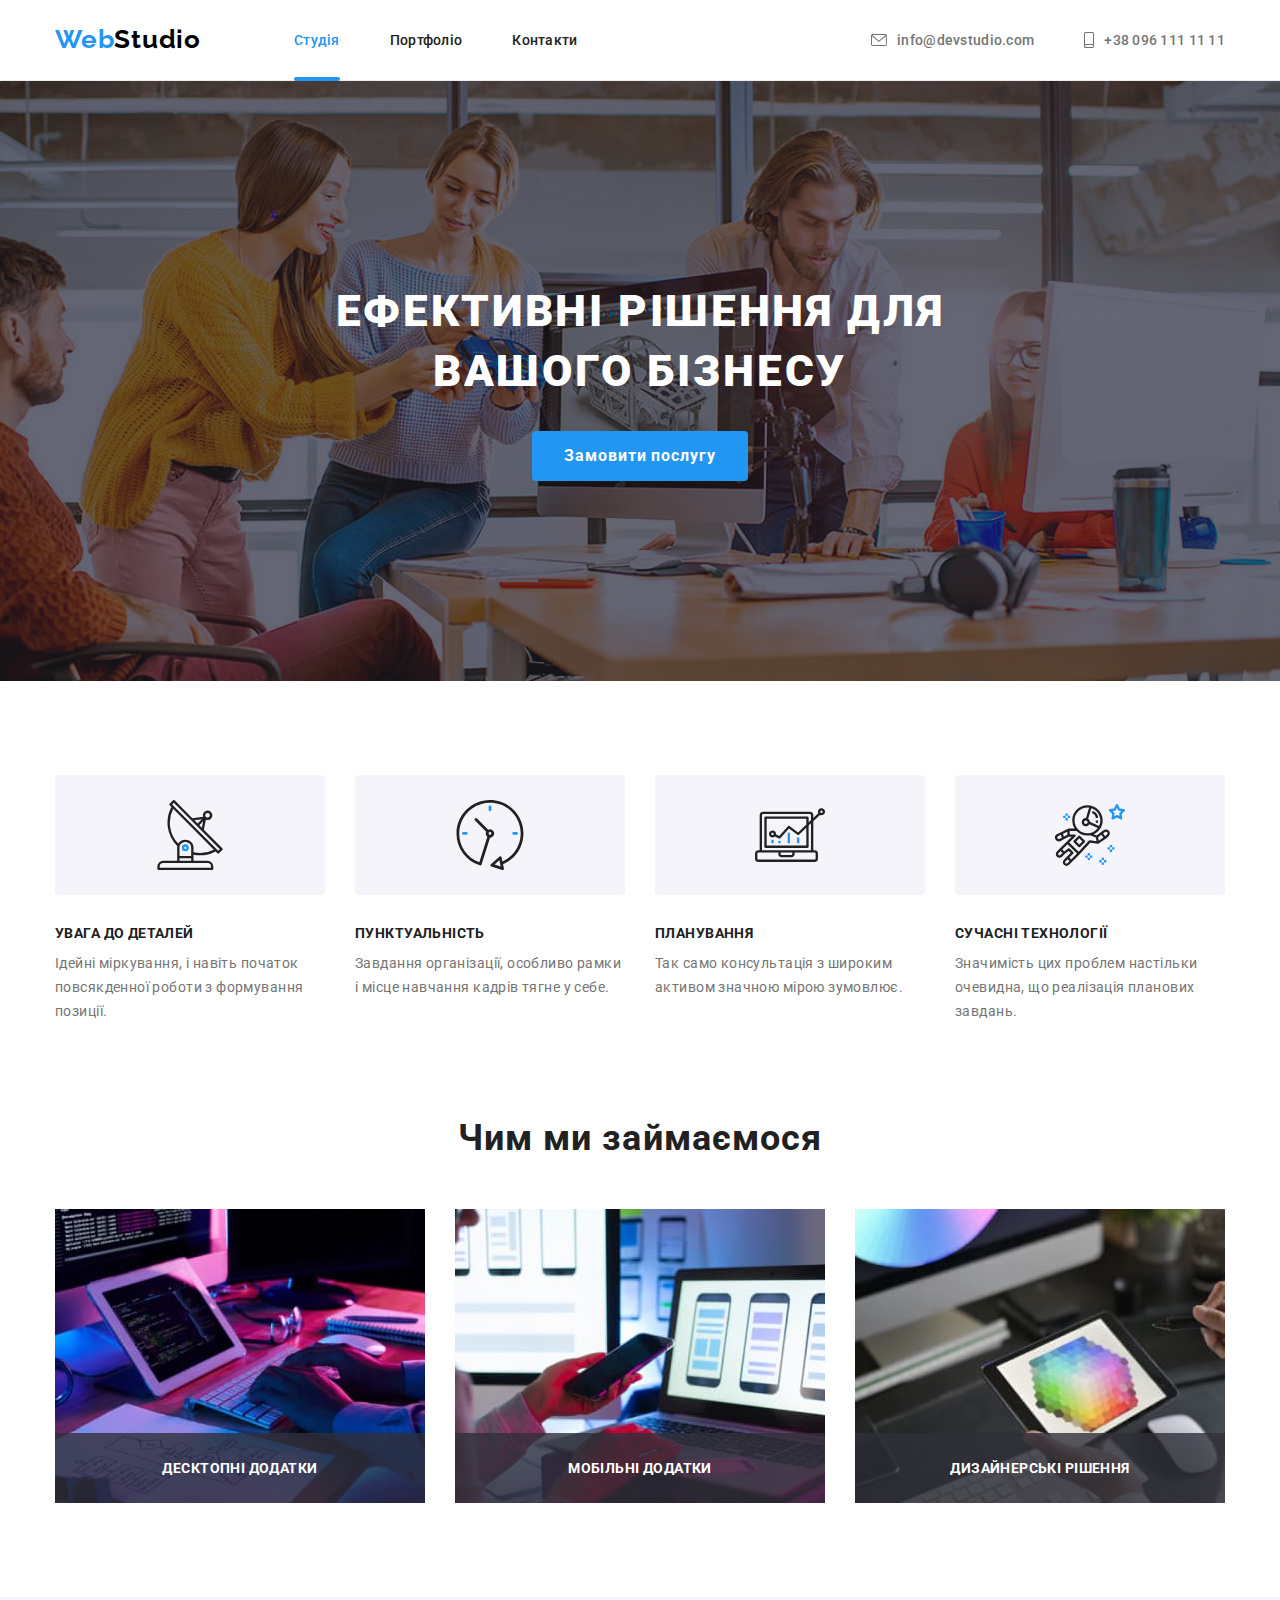
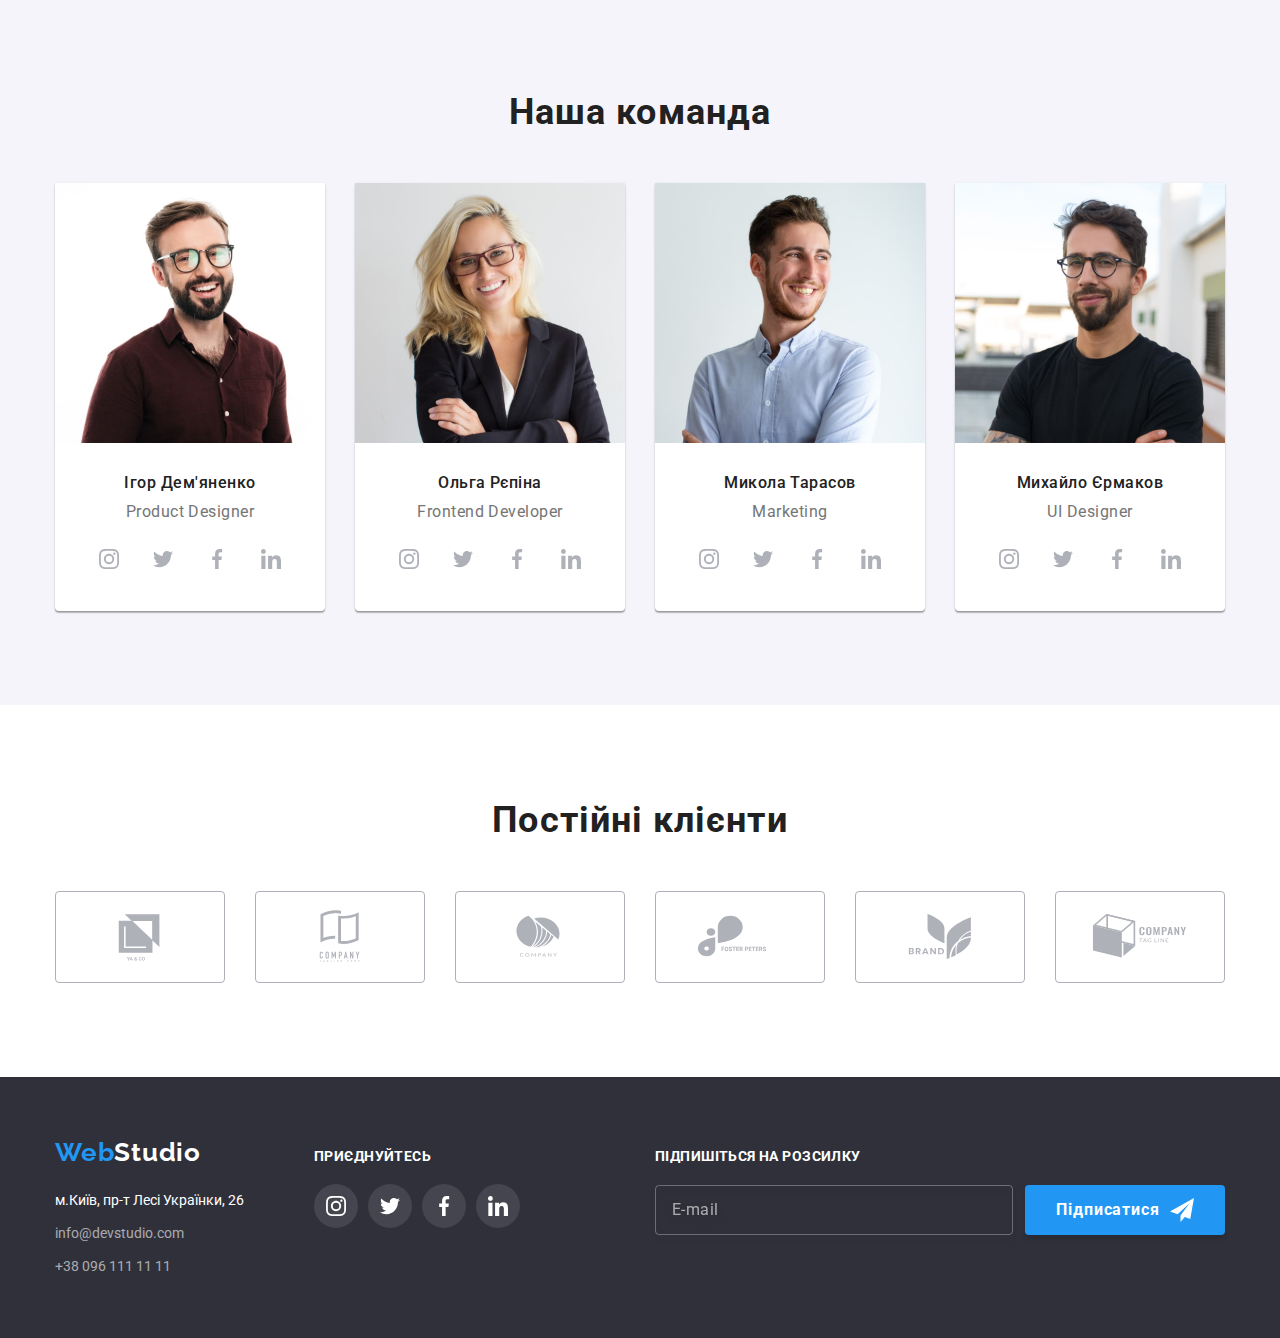
<file: index.html>
<!DOCTYPE html>
<html lang="uk">
  <head>
    <meta charset="UTF-8" />
    <meta http-equiv="X-UA-Compatible" content="IE=edge" />
    <meta name="viewport" content="width=device-width, initial-scale=1.0" />
    <title>WebStudio</title>
    <link rel="preconnect" href="https://fonts.googleapis.com" />
    <link rel="preconnect" href="https://fonts.gstatic.com" crossorigin />
    <link
      href="https://fonts.googleapis.com/css2?family=Open+Sans:wght@400;500;600;700&family=Raleway:wght@700&family=Roboto:wght@400;500;700;900&display=swap"
      rel="stylesheet"
    />
    <link
      rel="stylesheet"
      href="https://cdnjs.cloudflare.com/ajax/libs/modern-normalize/1.1.0/modern-normalize.css"
    />
    <link rel="stylesheet" href="./css/main.min.css"/>
  </head>
  <body class="page-body">
    <!-- HEADER -->
    <header class="page-header">
      <nav class="container main-nav">
        <a href="./index.html" class="logo-link link"
          ><span class="logo-web">Web</span
          ><span class="studio-black">Studio</span></a
        >
        <ul class="site-nav list">
          <li class="item">
            <a class="header-link link current ancor" href="#">Студія</a>
          </li>
          <li class="item">
            <a class="header-link link" href="./portfolio.html">Портфоліо</a>
          </li>
          <li class="item">
            <a class="header-link link" href="#">Контакти</a>
          </li>
        </ul>
        <ul class="contacts-nav list">
          <li class="item">
            <a class="header-link link" href="mailto:info@devstudio.com">
              <svg class="mail-icon icon" width="16" height="12">
                <use href="./images/icons.svg#icon-mail"></use>
              </svg>
              <span>info@devstudio.com</span>
            </a>
          </li>
          <li class="item">
            <a class="header-link link" href="tel:+380961111111">
              <svg class="phone-icon icon" width="10" height="16">
                <use href="./images/icons.svg#icon-phone"></use>
              </svg>
              <span>+38 096 111 11 11</span>
            </a>
          </li>
        </ul>
      </nav>
    </header>
    <main>
      <!-- HERO -->
      <section class="hero">
        <div class="container">
          <h1 class="hero-title">Ефективні рішення для вашого бізнесу</h1>
          <button class="hero-button" type="button" data-modal-open>
            Замовити послугу
          </button>
        </div>
      </section>
      <!-- OUR BENEFITS-->
      <section class="section-benefits">
        <div class="container">
          <h2 class="visually-hidden">Переваги</h2>
          <ul class="benefits-list list">
            <li class="item">
              <div class="benefits-icons">
                <svg class="benefits-icon" width="70" height="70">
                  <use href="./images/icons.svg#icon-antenna"></use>
                </svg>
              </div>
              <h3 class="title">Увага до деталей</h3>
              <p class="text">
                Ідейні міркування, і навіть початок повсякденної роботи з
                формування позиції.
              </p>
            </li>
            <li class="item">
              <div class="benefits-icons">
                <svg class="benefits-icon" width="70" height="70">
                  <use href="./images/icons.svg#icon-clock"></use>
                </svg>
              </div>
              <h3 class="title">Пунктуальність</h3>
              <p class="text">
                Завдання організації, особливо рамки і місце навчання кадрів
                тягне у себе.
              </p>
            </li>
            <li class="item">
              <div class="benefits-icons">
                <svg class="benefits-icon" width="70" height="70">
                  <use href="./images/icons.svg#icon-diagram"></use>
                </svg>
              </div>
              <h3 class="title">Планування</h3>
              <p class="text">
                Так само консультація з широким активом значною мірою зумовлює.
              </p>
            </li>
            <li class="item">
              <div class="benefits-icons">
                <svg class="benefits-icon" width="70" height="70">
                  <use href="./images/icons.svg#icon-astronaut"></use>
                </svg>
              </div>
              <h3 class="title">Сучасні технології</h3>
              <p class="text">
                Значимість цих проблем настільки очевидна, що реалізація
                планових завдань.
              </p>
            </li>
          </ul>
        </div>
      </section>
      <!-- WHAT DO WE DO? -->
      <section class="section-services">
        <div class="container">
          <h2 class="second-title title">Чим ми займаємося</h2>
          <ul class="services-list list">
            <li class="item">
              <img
                class="service-img img"
                src="./images/service1.jpg"
                alt="service"
                width="370"
                height="294"
              />
              <p class="service-text">Десктопні додатки</p>
            </li>
            <li class="item">
              <img
                class="service-img img"
                src="./images/service2.jpg"
                alt="service"
                width="370"
                height="294"
              />
              <p class="service-text">Мобільні додатки</p>
            </li>
            <li class="item">
              <img
                class="service-img img"
                src="./images/service3.jpg"
                alt="service"
                width="370"
                height="294"
              />
              <p class="service-text">Дизайнерські рішення</p>
            </li>
          </ul>
        </div>
      </section>
      <!-- OUR TEAM -->
      <section class="section-team">
        <div class="container">
          <h2 class="second-title title">Наша команда</h2>
          <ul class="team-list list">
            <li class="item">
              <img
                class="team-img img"
                src="./images/employee1.jpg"
                alt="employee Igor"
                width="270"
                height="260"
              />
              <div class="team-content">
                <h3 class="team-name title">Ігор Дем'яненко</h3>
                <p class="team-position text">Product Designer</p>
                <ul class="social-icons list">
                  <li class="social-item">
                    <a href="" class="social-link link">
                      <svg class="social-icon" width="20" height="20">
                        <use href="./images/icons.svg#icon-instagram"></use>
                      </svg>
                    </a>
                  </li>
                  <li class="social-item">
                    <a href="" class="social-link link">
                      <svg class="social-icon" width="20" height="20">
                        <use href="./images/icons.svg#icon-twitter"></use>
                      </svg>
                    </a>
                  </li>
                  <li class="social-item">
                    <a href="" class="social-link link">
                      <svg class="social-icon" width="20" height="20">
                        <use href="./images/icons.svg#icon-facebook"></use>
                      </svg>
                    </a>
                  </li>
                  <li class="social-item">
                    <a href="" class="social-link link">
                      <svg class="social-icon" width="20" height="20">
                        <use href="./images/icons.svg#icon-linkedin"></use>
                      </svg>
                    </a>
                  </li>
                </ul>
              </div>
            </li>
            <li class="item">
              <img
                class="team-img img"
                src="./images/employee2.jpg"
                alt="employee Olga"
                width="270"
                height="260"
              />
              <div class="team-content">
                <h3 class="team-name title">Ольга Рєпіна</h3>
                <p class="team-position text">Frontend Developer</p>
                <ul class="social-icons list">
                  <li class="social-item">
                    <a href="" class="social-link link">
                      <svg class="social-icon" width="20" height="20">
                        <use href="./images/icons.svg#icon-instagram"></use>
                      </svg>
                    </a>
                  </li>
                  <li class="social-item">
                    <a href="" class="social-link link">
                      <svg class="social-icon" width="20" height="20">
                        <use href="./images/icons.svg#icon-twitter"></use>
                      </svg>
                    </a>
                  </li>
                  <li class="social-item">
                    <a href="" class="social-link link">
                      <svg class="social-icon" width="20" height="20">
                        <use href="./images/icons.svg#icon-facebook"></use>
                      </svg>
                    </a>
                  </li>
                  <li class="social-item">
                    <a href="" class="social-link link">
                      <svg class="social-icon" width="20" height="20">
                        <use href="./images/icons.svg#icon-linkedin"></use>
                      </svg>
                    </a>
                  </li>
                </ul>
              </div>
            </li>
            <li class="item">
              <img
                class="team-img img"
                src="./images/employee3.jpg"
                alt="employee Mykola"
                width="270"
                height="260"
              />
              <div class="team-content">
                <h3 class="team-name title">Микола Тарасов</h3>
                <p class="team-position text">Marketing</p>
                <ul class="social-icons list">
                  <li class="social-item">
                    <a href="" class="social-link link">
                      <svg class="social-icon" width="20" height="20">
                        <use href="./images/icons.svg#icon-instagram"></use>
                      </svg>
                    </a>
                  </li>
                  <li class="social-item">
                    <a href="" class="social-link link">
                      <svg class="social-icon" width="20" height="20">
                        <use href="./images/icons.svg#icon-twitter"></use>
                      </svg>
                    </a>
                  </li>
                  <li class="social-item">
                    <a href="" class="social-link link">
                      <svg class="social-icon" width="20" height="20">
                        <use href="./images/icons.svg#icon-facebook"></use>
                      </svg>
                    </a>
                  </li>
                  <li class="social-item">
                    <a href="" class="social-link link">
                      <svg class="social-icon" width="20" height="20">
                        <use href="./images/icons.svg#icon-linkedin"></use>
                      </svg>
                    </a>
                  </li>
                </ul>
              </div>
            </li>
            <li class="item">
              <img
                class="team-img img"
                src="./images/employee4.jpg"
                alt="employee Mykhailo"
                width="270"
                height="260"
              />
              <div class="team-content">
                <h3 class="team-name title">Михайло Єрмаков</h3>
                <p class="team-position text">UI Designer</p>
                <ul class="social-icons list">
                  <li class="social-item">
                    <a href="" class="social-link link">
                      <svg class="social-icon" width="20" height="20">
                        <use href="./images/icons.svg#icon-instagram"></use>
                      </svg>
                    </a>
                  </li>
                  <li class="social-item">
                    <a href="" class="social-link link">
                      <svg class="social-icon" width="20" height="20">
                        <use href="./images/icons.svg#icon-twitter"></use>
                      </svg>
                    </a>
                  </li>
                  <li class="social-item">
                    <a href="" class="social-link link">
                      <svg class="social-icon" width="20" height="20">
                        <use href="./images/icons.svg#icon-facebook"></use>
                      </svg>
                    </a>
                  </li>
                  <li class="social-item">
                    <a href="" class="social-link link">
                      <svg class="social-icon" width="20" height="20">
                        <use href="./images/icons.svg#icon-linkedin"></use>
                      </svg>
                    </a>
                  </li>
                </ul>
              </div>
            </li>
          </ul>
        </div>
      </section>
      <!-- Клієнти -->
      <section class="section-clients section">
        <div class="container">
          <h2 class="second-title title">Постійні клієнти</h2>
          <ul class="clients-list list">
            <li class="item">
              <a href="" class="clients-link link">
                <svg class="clients-icon" width="106" height="60">
                  <use href="./images/icons.svg#icon-logo1"></use>
                </svg>
              </a>
            </li>
            <li class="item">
              <a href="" class="clients-link link">
                <svg class="clients-icon" width="106" height="60">
                  <use href="./images/icons.svg#icon-logo2"></use>
                </svg>
              </a>
            </li>
            <li class="item">
              <a href="" class="clients-link link">
                <svg class="clients-icon" width="106" height="60">
                  <use href="./images/icons.svg#icon-logo3"></use>
                </svg>
              </a>
            </li>
            <li class="item">
              <a href="" class="clients-link link">
                <svg class="clients-icon" width="106" height="60">
                  <use href="./images/icons.svg#icon-logo4"></use>
                </svg>
              </a>
            </li>
            <li class="item">
              <a href="" class="clients-link link">
                <svg class="clients-icon" width="106" height="60">
                  <use href="./images/icons.svg#icon-logo5"></use>
                </svg>
              </a>
            </li>
            <li class="item">
              <a href="" class="clients-link link">
                <svg class="clients-icon" width="106" height="60">
                  <use href="./images/icons.svg#icon-logo6"></use>
                </svg>
              </a>
            </li>
          </ul>
        </div>
      </section>
    </main>
    <!-- FOOTER -->
    <footer class="page-footer">
      <div class="container">
        <div class="footer-contacts">
          <a class="logo-link link" href="/"
            ><span class="logo-web">Web</span
            ><span class="studio-white">Studio</span></a
          >
          <address class="footer-address">
            <ul class="footer-list list">
              <li class="item">
                <a
                  class="footer-map link"
                  href="https://goo.gl/maps/G85cK65bw4opuVoQ9"
                  target="“_blank”"
                  rel="“noreferrer"
                  noopener
                  nofollow”
                  >м.Київ, пр-т Лесі Українки, 26</a
                >
              </li>
              <li class="item">
                <a class="footer-mail link" href="mailto:info@devstudio.com"
                  >info@devstudio.com</a
                >
              </li>
              <li class="item">
                <a class="footer-tel link" href="tel:+380961111111"
                  >+38 096 111 11 11</a
                >
              </li>
            </ul>
          </address>
        </div>
        <div class="footer-social">
          <p class="footer-title">Приєднуйтесь</p>
          <ul class="footer-icons list">
            <li class="item">
              <a href="" class="social-link">
                <svg class="social-icon" width="20" height="20">
                  <use href="./images/icons.svg#icon-instagram"></use>
                </svg>
              </a>
            </li>
            <li class="item">
              <a href="" class="social-link">
                <svg class="social-icon" width="20" height="20">
                  <use href="./images/icons.svg#icon-twitter"></use>
                </svg>
              </a>
            </li>
            <li class="item">
              <a href="" class="social-link">
                <svg class="social-icon" width="20" height="20">
                  <use href="./images/icons.svg#icon-facebook"></use>
                </svg>
              </a>
            </li>
            <li class="item">
              <a href="" class="social-link">
                <svg class="social-icon" width="20" height="20">
                  <use href="./images/icons.svg#icon-linkedin"></use>
                </svg>
              </a>
            </li>
          </ul>
        </div>
        <div class="footer-form-wrapper">
          <p class="footer-label">Підпишіться на розсилку</p>
          <form name="footer-form" class="footer-form">
            <input
              name="mail-foot"
              id="mail-foot"
              type="email"
              class="footer-mail-input"
              placeholder="E-mail"
            />
          <button class="footer-button">
            <span class="footer-span">Підписатися</span>
            <svg class="icon-send" width="24" height="24">
              <use href="./images/icons.svg#icon-send"></use>
            </svg>
          </button>
        </form>
      </div>
    </footer>
    <div class="modal-backdrop is-hidden" data-modal>
      <div class="modal">
        <button class="close-sign" data-modal-close>
          <svg class="closed-icon" width="18" height="18">
            <use href="./images/icons.svg#icon-close-black"></use>
          </svg>
        </button>
        <form class="modal-form">
        <p class="modal-text">Залиште свої дані, ми вам передзвонимо</p>
        <label for="user-name" class="modal-label"> Ім'я </label>
        <div class="input-wrapper">
          <input
            name="user-name"
            id="user-name"
            type="text"
            required
            class="modal-input"
          />
          <svg class="input-icon" width="18" height="18">
            <use href="./images/icons.svg#icon-person"></use>
          </svg>
        </div>
        <label for="user-tel" class="modal-label">Телефон</label>
        <div class="input-wrapper">
          <input
            name="user-tel"
            id="user-tel"
            type="tel"
            required
            class="modal-input"
          />
          <svg class="input-icon" width="18" height="18">
            <use href="./images/icons.svg#icon-tel"></use>
          </svg>
        </div>
        <label for="user-mail" class="modal-label">Пошта</label>
        <div class="input-wrapper">
          <input
            name="user-mail"
            id="user-mail"
            type="email"
            class="modal-input"
          />
          <svg class="input-icon" width="18" height="18">
            <use href="./images/icons.svg#icon-email"></use>
          </svg>
        </div>
        <label for="modal-textarea" class="modal-label">Коментар</label>
        <textarea
          name="modal-textarea"
          id="modal-textarea"
          placeholder="Введіть текст"
          class="modal-textarea"
        ></textarea>
        <div class="checkbox-line">
          <input
            type="checkbox"
            value="agre"
            id="checkbox-agree"
            name="checkbox-agree"
            class="checkbox-input visually-hidden"
          />
          <label for="checkbox-agree" class="checkbox-label">
            <span class="checkbox-text"
              >Погоджуюся з розсилкою та приймаю
              <a href="" class="checkbox-link">Умови договору</a>
            </span>
          </label>
        </div>
        <button type="submit" class="modal-button">Відправити</button>
      </form>
      </div>
    </div>
    <script src="./js/modal.js"></script>
  </body>
</html>
</file>
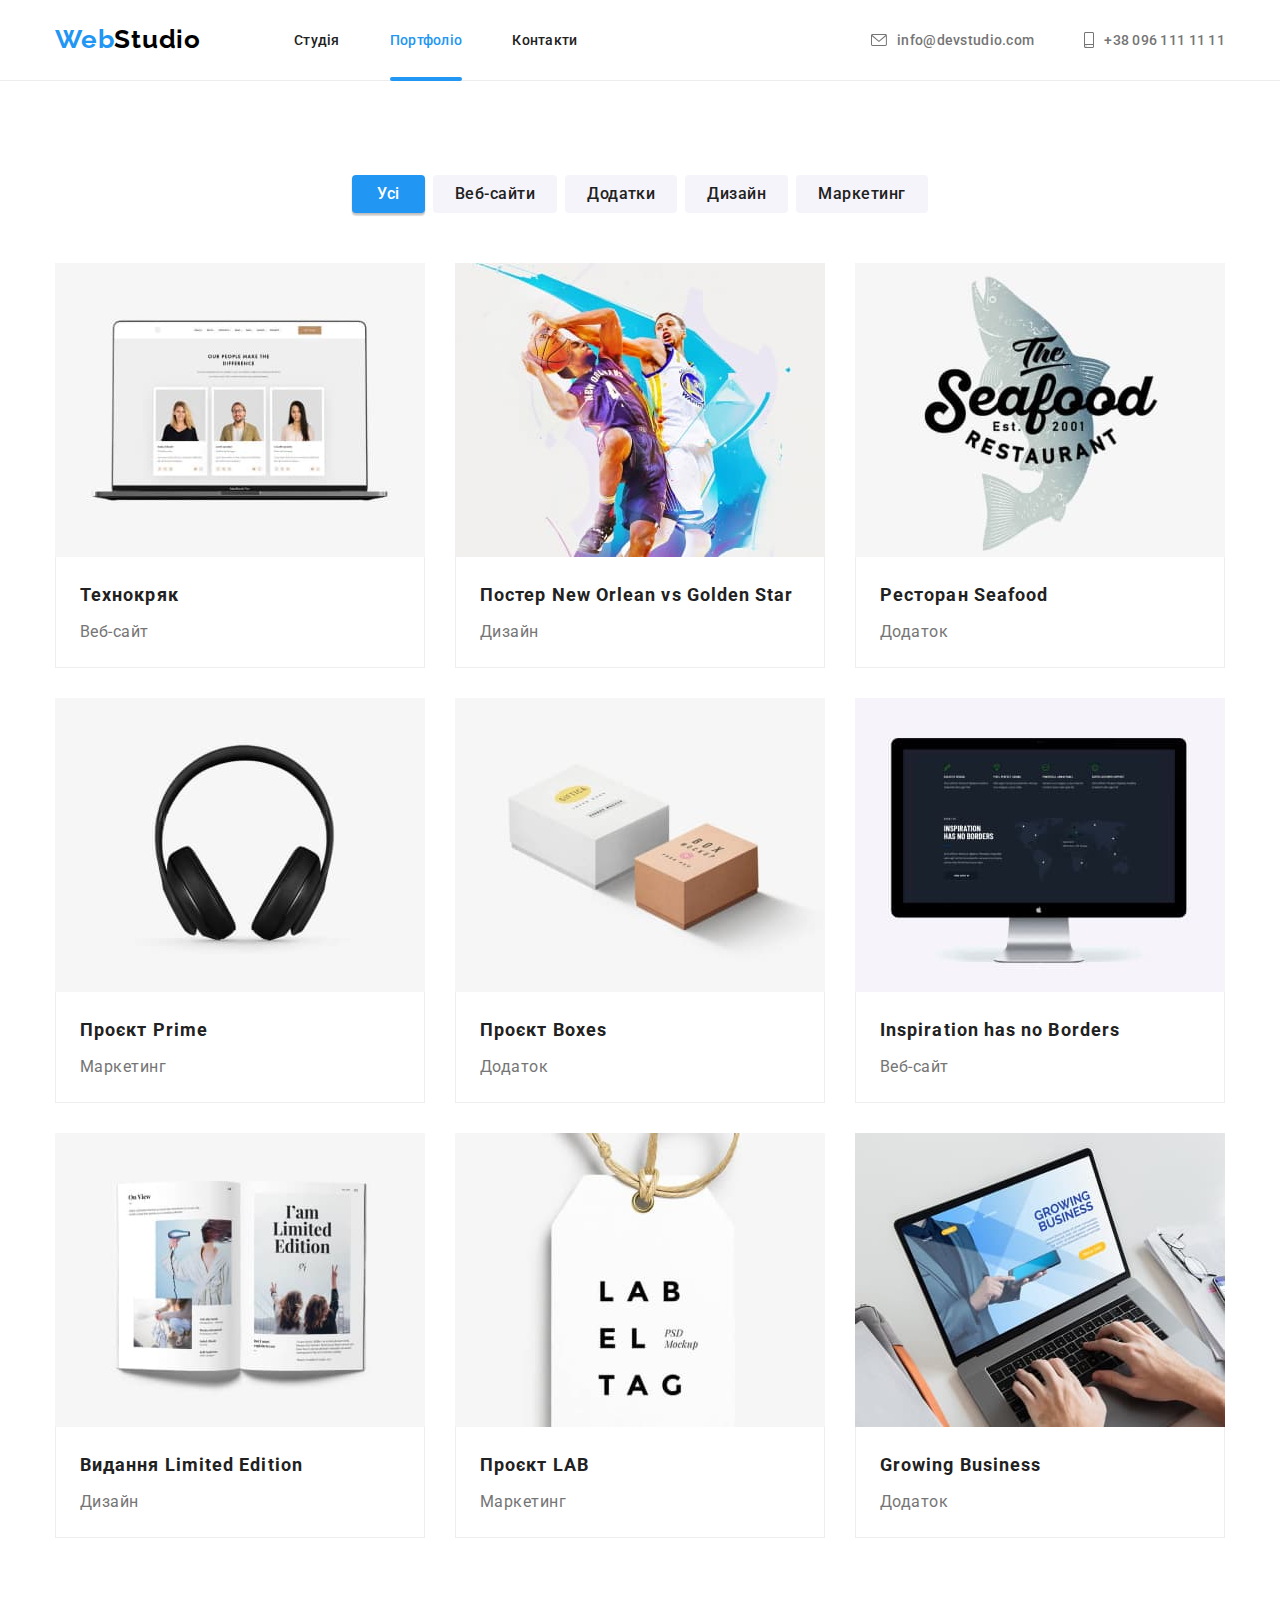
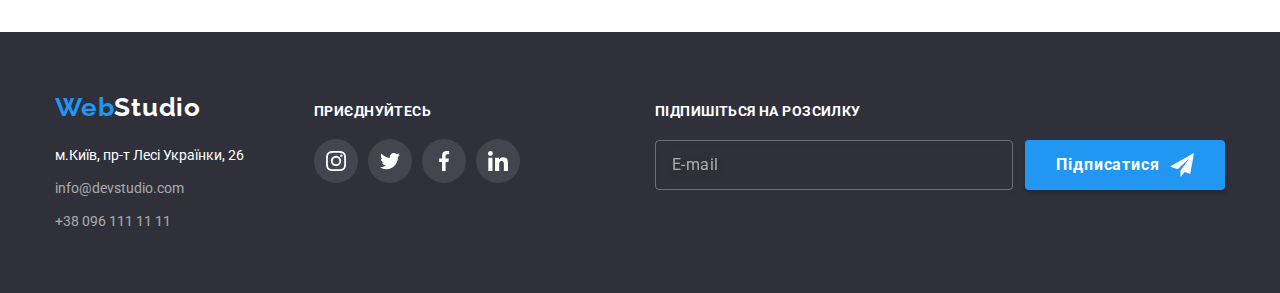
<file: portfolio.html>
<!DOCTYPE html>
<html lang="uk">
<head>
    <meta charset="UTF-8">
    <meta http-equiv="X-UA-Compatible" content="IE=edge">
    <meta name="viewport" content="width=device-width, initial-scale=1.0">
    <title>Портфоліо</title>
    <link rel="preconnect" href="https://fonts.googleapis.com">
    <link rel="preconnect" href="https://fonts.gstatic.com" crossorigin>
    <link href="https://fonts.googleapis.com/css2?family=Open+Sans:wght@400;500;600;700&family=Raleway:wght@700&family=Roboto:wght@400;500;700;900&display=swap" rel="stylesheet">
    <link rel="stylesheet" href="https://cdnjs.cloudflare.com/ajax/libs/modern-normalize/1.1.0/modern-normalize.css">
    <link rel="stylesheet" href="./css/main.min.css">
</head> 
<body class="page-body">
    <!-- HEADER -->
    <header class="page-header">
        <nav class="container main-nav">
            <a class="logo-link link" href="/"><span class="logo-web">Web</span><span class="studio-black">Studio</span></a>
            <ul class="site-nav list">
                <li class="item"><a class="header-link link" href="./index.html">Студія</a></li>
                <li class="item"><a class="header-link link current ancor" href="#">Портфоліо</a></li>
                <li class="item"><a class="header-link link" href="#">Контакти</a></li>
            </ul>
            <ul class="contacts-nav list">
                <li class="item">
                    <a class="header-link link" href="mailto:info@devstudio.com">
                        <svg class="mail-icon icon" width="16" height="12">
                            <use href="./images/icons.svg#icon-mail"></use>
                        </svg>
                        <span>info@devstudio.com</span>
                    </a>
                </li>
                <li class="item">
                    <a class="header-link link" href="tel:+380961111111">
                        <svg class="phone-icon icon" width="10" height="16">
                             <use href="./images/icons.svg#icon-phone"></use>
                        </svg>
                        <span>+38 096 111 11 11</span> 
                    </a>
                </li>
            </ul>
        </nav>
    </header>
    <main>
    <!-- PORTFOLIO HERO-->
    <section class="section-portfolio">
        <div class="container">
            <h1 class="visually-hidden">Cписок Портфоліо</h1>
            <ul class="flex-button list">
                <li class="item"><button class="button primary" type="button">Усі</button></li>
                <li class="item"><button class="button secondary" type="button">Веб-сайти</button></li>
                <li class="item"><button class="button secondary" type="button">Додатки</button></li>
                <li class="item"><button class="button secondary" type="button">Дизайн</button></li>
                <li class="item"><button class="button secondary" type="button">Маркетинг</button></li>
            </ul>
        </div>
        <div class="flex-container container">
            <ul class="flex-projects list">
                <li class="item">
                    <a class="flex-link link" href="/">
                        <div class="portfolio-overlay">
                            <img class="img" src="./portfolio-images/project1.jpg" alt="project1" width="370" height="294" />
                            <p class="overlay-text">
                                Ресурс пропонує комплексні пропозиції з різним рівнем
                                функціоналу та сервісів. Все це дозволить відвідувачу
                                отримати вичерпні відомості про компанію чи приватну особу.
                            </p>
                        </div>
                        <div class="flex-text">
                            <h2 class="title">Технокряк</h2>
                            <p class="text">Веб-сайт</p>
                        </div>
                    </a>
                </li>
                <li class="item">
                    <a class="flex-link link" href="/">
                        <div class="portfolio-overlay">
                            <img class="img" src="./portfolio-images/project2.jpg" alt="project2" width="370" height="294" />
                            <p class="overlay-text">
                                Ресурс пропонує комплексні пропозиції з різним рівнем
                                функціоналу та сервісів. Все це дозволить відвідувачу
                                отримати вичерпні відомості про компанію чи приватну особу.
                            </p>
                        </div>
                        <div class="flex-text">
                            <h2 class="title">Постер New Orlean vs Golden Star</h2>
                            <p class="text">Дизайн</p>
                        </div>
                    </a>
                </li>
                <li class="item">
                    <a class="flex-link link" href="/">
                        <div class="portfolio-overlay">
                            <img class="img" src="./portfolio-images/project3.jpg" alt="project3" width="370" height="294" />
                            <p class="overlay-text">
                                Ресурс пропонує комплексні пропозиції з різним рівнем
                                функціоналу та сервісів. Все це дозволить відвідувачу
                                отримати вичерпні відомості про компанію чи приватну особу.
                            </p>
                        </div>
                        <div class="flex-text">
                            <h2 class="title">Ресторан Seafood</h2>
                            <p class="text">Додаток</p>
                        </div>
                    </a>
                </li>
                <li class="item">
                    <a class="flex-link link" href="/">
                        <div class="portfolio-overlay">
                            <img class="img" src="./portfolio-images/project4.jpg" alt="project4" width="370" height="294" />
                            <p class="overlay-text">
                                Ресурс пропонує комплексні пропозиції з різним рівнем
                                функціоналу та сервісів. Все це дозволить відвідувачу
                                отримати вичерпні відомості про компанію чи приватну особу.
                            </p>
                        </div>
                        <div class="flex-text">
                            <h2 class="title">Проєкт Prime</h2>
                            <p class="text">Маркетинг</p>
                        </div>
                    </a> 
                </li>
                <li class="item">
                    <a class="flex-link link" href="/">
                        <div class="portfolio-overlay">
                            <img class="img" src="./portfolio-images/project5.jpg" alt="project5" width="370" height="294" />
                            <p class="overlay-text">
                                Ресурс пропонує комплексні пропозиції з різним рівнем
                                функціоналу та сервісів. Все це дозволить відвідувачу
                                отримати вичерпні відомості про компанію чи приватну особу.
                            </p>
                        </div>
                        <div class="flex-text">
                            <h2 class="title">Проєкт Boxes</h2>
                            <p class="text">Додаток</p>
                        </div>
                    </a>
                </li>
                <li class="item">
                    <a class="flex-link link" href="/">
                        <div class="portfolio-overlay">
                            <img class="img img" src="./portfolio-images/project6.jpg" alt="project6" width="370" height="294" />
                            <p class="overlay-text">
                                Ресурс пропонує комплексні пропозиції з різним рівнем
                                функціоналу та сервісів. Все це дозволить відвідувачу
                                отримати вичерпні відомості про компанію чи приватну особу.
                            </p>
                        </div>
                        <div class="flex-text">
                            <h2 class="title">Inspiration has no Borders</h2>
                            <p class="text">Веб-сайт</p>
                        </div>
                    </a>
                </li>
                <li class="item">
                    <a class="flex-link link" href="/">
                        <div class="portfolio-overlay">
                            <img class="img" src="./portfolio-images/project7.jpg" alt="project7" width="370" height="294" />
                            <p class="overlay-text">
                                Ресурс пропонує комплексні пропозиції з різним рівнем
                                функціоналу та сервісів. Все це дозволить відвідувачу
                                отримати вичерпні відомості про компанію чи приватну особу.
                            </p>
                        </div>
                        <div class="flex-text">
                            <h2 class="title">Видання Limited Edition</h2>
                            <p class="text">Дизайн</p>
                        </div>
                    </a>
                </li>
                <li class="item">
                    <a class="flex-link link" href="/">
                        <div class="portfolio-overlay">
                            <img class="img" src="./portfolio-images/project8.jpg" alt="project8" width="370" height="294" />
                            <p class="overlay-text">
                                Ресурс пропонує комплексні пропозиції з різним рівнем
                                функціоналу та сервісів. Все це дозволить відвідувачу
                                отримати вичерпні відомості про компанію чи приватну особу.
                            </p>
                        </div> 
                        <div class="flex-text">
                            <h2 class="title">Проєкт LAB</h2>
                            <p class="text">Маркетинг</p>
                        </div>
                    </a>
                </li>
                <li class="item">
                    <a class="flex-link link" href="/">
                        <div class="portfolio-overlay">
                            <img class="img" src="./portfolio-images/project9.jpg" alt="project9" width="370" height="294" />
                            <p class="overlay-text">
                                Ресурс пропонує комплексні пропозиції з різним рівнем
                                функціоналу та сервісів. Все це дозволить відвідувачу
                                отримати вичерпні відомості про компанію чи приватну особу.
                            </p>
                        </div>
                        <div class="flex-text">
                            <h2 class="title">Growing Business</h2>
                            <p class="text">Додаток</p>
                        </div>
                    </a>
                </li>
            </div>
        </div>
    </section>
    </main>
<!-- FOOTER -->
<footer class="page-footer">
    <div class="container">
        <div class="footer-contacts">
            <a class="logo-link link" href="/"><span class="logo-web">Web</span><span class="studio-white">Studio</span></a>
            <address class="footer-address">
                <ul class="footer-list list">
                    <li class="item"><a class="footer-map link" href="https://goo.gl/maps/G85cK65bw4opuVoQ9" target=“_blank” rel=“noreferrer noopener nofollow”>
                    м.Київ, пр-т Лесі Українки, 26</a></li>
                    <li class="item"><a class="footer-mail link" href="mailto:info@devstudio.com">info@devstudio.com</a></li>
                    <li class="item"><a class="footer-tel link" href="tel:+380961111111">+38 096 111 11 11</a></li>
                </ul>
            </address>
        </div>
        <div class="footer-social">
            <h2 class="footer-title">Приєднуйтесь</h2>
            <ul class="footer-icons list">
                <li class="item">
                    <a href="" class="social-link">
                        <svg class="social-icon" width="20" height="20">
                            <use href="./images/icons.svg#icon-instagram"></use>
                        </svg>
                    </a>
                </li>
                <li class="item">
                    <a href="" class="social-link">
                        <svg class="social-icon" width="20" height="20">
                            <use href="./images/icons.svg#icon-twitter"></use>
                        </svg>
                    </a>
                </li>
                <li class="item">
                    <a href="" class="social-link">
                        <svg class="social-icon" width="20" height="20">
                            <use href="./images/icons.svg#icon-facebook"></use>
                        </svg>
                    </a>
                </li>
                <li class="item">
                    <a href="" class="social-link">
                        <svg class="social-icon" width="20" height="20">
                            <use href="./images/icons.svg#icon-linkedin"></use>
                        </svg>
                    </a>
                </li>
            </ul>
        </div>
        <div class="footer-form-wrapper">
          <p class="footer-label">Підпишіться на розсилку</p>
          <form name="footer-form" class="footer-form">
            <input
              name="mail-foot"
              id="mail-foot"
              type="email"
              class="footer-mail-input"
              placeholder="E-mail"
            />
          <button class="footer-button">
            <span class="footer-span">Підписатися</span>
            <svg class="icon-send" width="24" height="24">
              <use href="./images/icons.svg#icon-send"></use>
            </svg>
          </button>
        </form>
      </div>
    </div>           
</footer>
</body>
</html>
</file>
<file: css/main.min.css>
*{-webkit-box-sizing:border-box;box-sizing:border-box}*::before,*::after{-webkit-box-sizing:inherit;box-sizing:inherit}.img{width:100%;height:auto;display:block}h1,h2,h3,p,ul{margin:0}.page-body{font-family:"Roboto",sans-serif}.container{width:1200px;margin-right:auto;margin-left:auto;padding-right:15px;padding-left:15px}.link{text-decoration:none}.list{list-style:none;padding:0;margin:0}.text{font-weight:400;letter-spacing:.03em}.hero,.page-footer{background-color:#2f303a}.second-title{margin-bottom:50px;font-weight:700;font-size:36px;line-height:1.1666666667;text-align:center;letter-spacing:.03em}.section-services,.section-team,.section-clients,.section-portfolio{padding-top:94px;padding-bottom:94px}.visually-hidden{position:absolute;width:1px;height:1px;margin:-1px;border:0;padding:0;white-space:nowrap;-webkit-clip-path:inset(100%);clip-path:inset(100%);clip:rect(0 0 0 0);overflow:hidden}.hero-button{display:inline-block;text-align:center;padding-top:10px;padding-right:32px;padding-bottom:10px;padding-left:32px;font-weight:700;font-size:16px;line-height:1.875;-webkit-box-align:center;-ms-flex-align:center;align-items:center;letter-spacing:.06em;font-family:inherit;cursor:pointer;color:#fff;background-color:#2196f3;border-radius:4px;border:none;-webkit-transition:color 250ms cubic-bezier(0.4, 0, 0.2, 1),background-color 250ms cubic-bezier(0.4, 0, 0.2, 1),-webkit-box-shadow 250ms cubic-bezier(0.4, 0, 0.2, 1);transition:color 250ms cubic-bezier(0.4, 0, 0.2, 1),background-color 250ms cubic-bezier(0.4, 0, 0.2, 1),-webkit-box-shadow 250ms cubic-bezier(0.4, 0, 0.2, 1);transition:color 250ms cubic-bezier(0.4, 0, 0.2, 1),background-color 250ms cubic-bezier(0.4, 0, 0.2, 1),box-shadow 250ms cubic-bezier(0.4, 0, 0.2, 1);transition:color 250ms cubic-bezier(0.4, 0, 0.2, 1),background-color 250ms cubic-bezier(0.4, 0, 0.2, 1),box-shadow 250ms cubic-bezier(0.4, 0, 0.2, 1),-webkit-box-shadow 250ms cubic-bezier(0.4, 0, 0.2, 1)}.hero-button:hover,.hero-button:focus{color:#fff;background-color:#188ce8;-webkit-box-shadow:0px 4px 4px rgba(0,0,0,.15);box-shadow:0px 4px 4px rgba(0,0,0,.15)}.modal-backdrop{position:fixed;top:0;bottom:0;left:0;right:0;background-color:rgba(0,0,0,.2);opacity:1;visibility:visible;-webkit-transition:opacity 500ms,visibility 500ms,color 250ms cubic-bezier(0.4, 0, 0.2, 1),background-color 250ms cubic-bezier(0.4, 0, 0.2, 1);transition:opacity 500ms,visibility 500ms,color 250ms cubic-bezier(0.4, 0, 0.2, 1),background-color 250ms cubic-bezier(0.4, 0, 0.2, 1)}.modal-backdrop.is-hidden .modal{-webkit-transform:rotate(-180deg);transform:rotate(-180deg)}.is-hidden{visibility:hidden;opacity:0;pointer-events:none}.modal{width:528px;position:absolute;top:50%;left:50%;-webkit-transform:translate(-50%, -50%) rotate(0);transform:translate(-50%, -50%) rotate(0);-webkit-transition:-webkit-transform 1000ms cubic-bezier(0.4, 0, 0.2, 1);transition:-webkit-transform 1000ms cubic-bezier(0.4, 0, 0.2, 1);transition:transform 1000ms cubic-bezier(0.4, 0, 0.2, 1);transition:transform 1000ms cubic-bezier(0.4, 0, 0.2, 1), -webkit-transform 1000ms cubic-bezier(0.4, 0, 0.2, 1);background-color:#fff;-webkit-box-shadow:0px 1px 3px rgba(0,0,0,.12),0px 1px 1px rgba(0,0,0,.14),0px 2px 1px rgba(0,0,0,.2);box-shadow:0px 1px 3px rgba(0,0,0,.12),0px 1px 1px rgba(0,0,0,.14),0px 2px 1px rgba(0,0,0,.2);border-radius:4px;padding:40px}.close-sign{position:absolute;display:-webkit-box;display:-ms-flexbox;display:flex;-webkit-box-pack:center;-ms-flex-pack:center;justify-content:center;cursor:pointer;-webkit-box-align:center;-ms-flex-align:center;align-items:center;top:8px;right:8px;width:30px;height:30px;border-radius:50%;background-color:#fff;border:1px solid rgba(0,0,0,.1);color:#000}.closed-icon{height:30px;-webkit-transition:fill 250ms cubic-bezier(0.4, 0, 0.2, 1);transition:fill 250ms cubic-bezier(0.4, 0, 0.2, 1)}.close-sign:hover .closed-icon,.close-sign:focus .closed-icon{fill:#2196f3}.modal-text{font-weight:700;font-size:20px;line-height:1.15;text-align:center;letter-spacing:.03em;color:#212121;margin-bottom:12px}.modal-input{font-weight:400;font-size:12px;line-height:1.67;letter-spacing:.01em;color:#000;width:448px;height:40px;border:1px solid rgba(33,33,33,.2);border-radius:4px;padding-left:42px;padding-top:12px;padding-bottom:12px;outline:none;-webkit-transition:border 250ms cubic-bezier(0.4, 0, 0.2, 1);transition:border 250ms cubic-bezier(0.4, 0, 0.2, 1)}.input-wrapper{position:relative;margin-bottom:10px}.input-icon{position:absolute;left:12px;top:50%;-webkit-transform:translateY(-50%);transform:translateY(-50%);fill:#212121;-webkit-transition:fill 250ms cubic-bezier(0.4, 0, 0.2, 1);transition:fill 250ms cubic-bezier(0.4, 0, 0.2, 1)}.modal-input:focus+.input-icon,.modal-input:hover+.input-icon{fill:#2196f3}.modal-input:focus,.modal-input:hover{border:1px solid #2196f3}.modal-button{font-weight:700;font-size:16px;line-height:1.88;display:-webkit-box;display:-ms-flexbox;display:flex;-webkit-box-pack:center;-ms-flex-pack:center;justify-content:center;-webkit-box-align:center;-ms-flex-align:center;align-items:center;text-align:center;letter-spacing:.06em;border:none;cursor:pointer;width:200px;height:50px;margin:0 auto;padding:0;color:#fff;background-color:#2196f3;border-radius:4px;-webkit-box-shadow:0px 4px 4px rgba(0,0,0,.15);box-shadow:0px 4px 4px rgba(0,0,0,.15);-webkit-transition:background-color 250ms cubic-bezier(0.4, 0, 0.2, 1);transition:background-color 250ms cubic-bezier(0.4, 0, 0.2, 1)}.modal-button:hover,.modal-button:focus{background-color:#188ce8}.modal-label{display:block;width:100%;font-weight:400;font-size:12px;line-height:1.17;letter-spacing:.01em;color:#757575;margin-bottom:4px}.modal-textarea{font-weight:400;font-size:12px;line-height:1.67;letter-spacing:.01em;color:#000;width:100%;height:120px;border:1px solid rgba(33,33,33,.2);border-radius:4px;outline:none;resize:none;margin-bottom:20px;padding:12px 16px;-webkit-transition:border 250ms cubic-bezier(0.4, 0, 0.2, 1);transition:border 250ms cubic-bezier(0.4, 0, 0.2, 1)}.modal-textarea:focus,.modal-textarea:hover{border:1px solid #2196f3}.modal-textarea::-webkit-input-placeholder{color:rgba(117,117,117,.5)}.modal-textarea::-moz-placeholder{color:rgba(117,117,117,.5)}.modal-textarea:-ms-input-placeholder{color:rgba(117,117,117,.5)}.modal-textarea::-ms-input-placeholder{color:rgba(117,117,117,.5)}.modal-textarea::placeholder{color:rgba(117,117,117,.5)}.checkbox-text,.checkbox-link{font-weight:400;font-size:14px;line-height:1.71;letter-spacing:.03em;color:#757575}.checkbox-link{-webkit-text-decoration-skip-ink:none;text-decoration-skip-ink:none;color:#2196f3}.checkbox-line{margin-bottom:30px}.checkbox-label{display:-webkit-box;display:-ms-flexbox;display:flex;-webkit-box-align:center;-ms-flex-align:center;align-items:center;-webkit-box-pack:center;-ms-flex-pack:center;justify-content:center}.checkbox-label::before{content:"";display:-webkit-box;display:-ms-flexbox;display:flex;margin-right:8px;width:16px;height:15px;border:2px solid #212121;border-radius:2px}.checkbox-input:checked+.checkbox-label::before{background-color:#2196f3;border:none;background-image:url(../images/check-mark.svg);background-repeat:no-repeat;background-position:center}.footer-form-wrapper{margin-left:auto}.footer-form{display:-webkit-box;display:-ms-flexbox;display:flex;-webkit-box-align:end;-ms-flex-align:end;align-items:flex-end}.footer-label{font-weight:700;font-size:14px;line-height:1.14;letter-spacing:.03em;text-transform:uppercase;color:#fff}.footer-mail-input{width:358px;height:50px;border:1px solid rgba(255,255,255,.3);-webkit-filter:drop-shadow(0px 4px 4px rgba(0, 0, 0, 0.15));filter:drop-shadow(0px 4px 4px rgba(0, 0, 0, 0.15));border-radius:4px;background:rgba(0,0,0,0);outline:none;font-weight:400;font-size:16px;line-height:1.25;-webkit-box-align:center;-ms-flex-align:center;align-items:center;letter-spacing:.03em;padding:15px 16px;margin-top:20px;margin-right:12px;color:#fff;-webkit-transition:border 250ms cubic-bezier(0.4, 0, 0.2, 1);transition:border 250ms cubic-bezier(0.4, 0, 0.2, 1)}.footer-mail-input:focus,.footer-mail-input:hover{border:1px solid #2196f3}.footer-mail-input::-webkit-input-placeholder{color:rgba(255,255,255,.6)}.footer-mail-input::-moz-placeholder{color:rgba(255,255,255,.6)}.footer-mail-input:-ms-input-placeholder{color:rgba(255,255,255,.6)}.footer-mail-input::-ms-input-placeholder{color:rgba(255,255,255,.6)}.footer-mail-input::placeholder{color:rgba(255,255,255,.6)}.footer-button{font-weight:700;font-size:16px;line-height:1.88;width:200px;height:50px;display:-webkit-box;display:-ms-flexbox;display:flex;-webkit-box-align:center;-ms-flex-align:center;align-items:center;text-align:center;-webkit-box-pack:center;-ms-flex-pack:center;justify-content:center;letter-spacing:.06em;cursor:pointer;background-color:#2196f3;color:#fff;-webkit-box-shadow:0px 4px 4px rgba(0,0,0,.15);box-shadow:0px 4px 4px rgba(0,0,0,.15);border-radius:4px;border:none;-webkit-transition:background-color 250ms cubic-bezier(0.4, 0, 0.2, 1);transition:background-color 250ms cubic-bezier(0.4, 0, 0.2, 1)}.footer-button:hover,.footer-button:focus{background-color:#188ce8}.footer-span{margin-right:10px}.icon-send{fill:currentColor}.page-header{background-color:#fff;border-bottom:1px solid #ececec}.main-nav{display:-webkit-box;display:-ms-flexbox;display:flex;-webkit-box-align:center;-ms-flex-align:center;align-items:center}.site-nav,.contacts-nav{display:-webkit-box;display:-ms-flexbox;display:flex}.site-nav .item+.item{margin-left:50px}.site-nav .link,.contacts-nav .link{display:-webkit-box;display:-ms-flexbox;display:flex;-webkit-box-align:center;-ms-flex-align:center;align-items:center;padding-top:32px;padding-bottom:32px;position:relative}.contacts-nav{margin-left:auto}.contacts-nav .item+.item{margin-left:50px}.site-nav .link,.title{color:#212121}.text,.contacts-nav .link{color:#757575}.header-link{font-weight:500;font-size:14px;line-height:1.1428571429;letter-spacing:.02em;-webkit-transition:color 250ms cubic-bezier(0.4, 0, 0.2, 1),fill 250ms cubic-bezier(0.4, 0, 0.2, 1);transition:color 250ms cubic-bezier(0.4, 0, 0.2, 1),fill 250ms cubic-bezier(0.4, 0, 0.2, 1)}.header-link .icon{margin-right:10px;fill:currentColor}.logo-web,.header-link.current,.header-link:hover,.header-link:focus,.footer-list .link:hover,.footer-list .link:focus{color:#2196f3}.ancor::after{display:-webkit-box;display:-ms-flexbox;display:flex;content:"";width:100%;height:4px;background:#2196f3;border-radius:2px;position:absolute;bottom:-1px}.studio-black{color:#000}.studio-white{color:#fff}.logo-link{font-family:"Raleway",sans-serif;font-weight:700;font-size:26px;line-height:1.1923076923;letter-spacing:.03em}.page-header .logo-link{padding-top:24px;padding-bottom:25px;margin-right:93px}.hero{padding-top:200px;padding-bottom:200px;text-align:center;max-width:1600px;margin-left:auto;margin-right:auto;background-image:-webkit-gradient(linear, left top, right top, from(rgba(47, 48, 58, 0.4)), to(rgba(47, 48, 58, 0.4))),url(../images/hero-bg.jpg);background-image:linear-gradient(to right, rgba(47, 48, 58, 0.4), rgba(47, 48, 58, 0.4)),url(../images/hero-bg.jpg);background-repeat:no-repeat;background-size:cover;background-position:center;text-align:center}.hero-title{width:696px;margin-left:auto;margin-right:auto;margin-bottom:30px;font-weight:900;font-size:44px;line-height:1.3636363636;text-align:center;letter-spacing:.06em;text-transform:uppercase;color:#fff}.section-benefits{padding-top:94px}.benefits-list{display:-webkit-box;display:-ms-flexbox;display:flex;margin-left:-30px;margin-bottom:0}.benefits-list .item{display:inline-block;-webkit-box-align:center;-ms-flex-align:center;align-items:center;-webkit-box-pack:center;-ms-flex-pack:center;justify-content:center;width:calc((100% - 90px)/4);margin-left:30px}.benefits-list .item:last-child,.benefits-list .item:last-child,.benefits-list .item .team-list .item:last-child{margin-right:0}.benefits-icons{display:-webkit-box;display:-ms-flexbox;display:flex;width:270px;height:120px;-webkit-box-align:center;-ms-flex-align:center;align-items:center;-webkit-box-pack:center;-ms-flex-pack:center;justify-content:center;margin-bottom:30px;border-radius:4px;background-color:#f5f4fa}.benefits-icon{width:70px;height:70px}.benefits-list .title{font-weight:700;font-size:14px;line-height:1.1428571429;letter-spacing:.03em;text-transform:uppercase;color:#212121}.benefits-list .text{margin-top:10px;font-size:14px;line-height:1.7142857143;letter-spacing:.03em}.section-services .second-title{margin-bottom:50px}.section-services .services-list{display:-webkit-box;display:-ms-flexbox;display:flex;margin-left:-30px}.section-services .item{width:calc((100% - 60px)/3);margin-left:30px;margin-bottom:0;position:relative}.section-services .service-img{display:block}.section-services .service-text{display:-webkit-box;display:-ms-flexbox;display:flex;color:#fff;font-weight:700;font-size:14px;line-height:1.1428571429;text-align:center;letter-spacing:.03em;text-transform:uppercase;background:rgba(47,48,58,.8);position:absolute;width:100%;height:70px;-webkit-box-pack:center;-ms-flex-pack:center;justify-content:center;-webkit-box-align:center;-ms-flex-align:center;align-items:center;bottom:0px}.section-team{background-color:#f5f4fa}.team-list{display:-webkit-box;display:-ms-flexbox;display:flex;-webkit-box-align:center;-ms-flex-align:center;align-items:center;margin-left:-30px}.team-list .item{width:calc((100% - 90px)/4);margin-left:30px;background-color:#fff;-webkit-box-shadow:0px 1px 3px rgba(0,0,0,.12),0px 1px 1px rgba(0,0,0,.14),0px 2px 1px rgba(0,0,0,.2);box-shadow:0px 1px 3px rgba(0,0,0,.12),0px 1px 1px rgba(0,0,0,.14),0px 2px 1px rgba(0,0,0,.2);border-radius:0px 0px 4px 4px;-webkit-transition:background-color 250ms cubic-bezier(0.4, 0, 0.2, 1),-webkit-box-shadow 250ms cubic-bezier(0.4, 0, 0.2, 1);transition:background-color 250ms cubic-bezier(0.4, 0, 0.2, 1),-webkit-box-shadow 250ms cubic-bezier(0.4, 0, 0.2, 1);transition:background-color 250ms cubic-bezier(0.4, 0, 0.2, 1),box-shadow 250ms cubic-bezier(0.4, 0, 0.2, 1);transition:background-color 250ms cubic-bezier(0.4, 0, 0.2, 1),box-shadow 250ms cubic-bezier(0.4, 0, 0.2, 1),-webkit-box-shadow 250ms cubic-bezier(0.4, 0, 0.2, 1)}.team-content{padding-top:30px;padding-bottom:30px}.team-name.title{margin-bottom:10px;font-weight:500;font-size:16px;line-height:1.1875;text-align:center;letter-spacing:.03em}.team-position.text{font-weight:400;font-size:16px;line-height:1.1875;text-align:center;letter-spacing:.03em}.team-list .social-icons{display:-webkit-box;display:-ms-flexbox;display:flex;-webkit-box-pack:center;-ms-flex-pack:center;justify-content:center;margin-top:16px}.team-list .social-item{width:44px;height:44px;margin-right:10px}.team-list .social-item:last-child{margin-right:0}.team-list .social-link{width:100%;height:100%;display:-webkit-box;display:-ms-flexbox;display:flex;-webkit-box-align:center;-ms-flex-align:center;align-items:center;-webkit-box-pack:center;-ms-flex-pack:center;justify-content:center;border-radius:50%;background-color:#fff;color:#afb1b8;-webkit-transition:color 250ms cubic-bezier(0.4, 0, 0.2, 1),background-color 250ms cubic-bezier(0.4, 0, 0.2, 1),fill 250ms cubic-bezier(0.4, 0, 0.2, 1);transition:color 250ms cubic-bezier(0.4, 0, 0.2, 1),background-color 250ms cubic-bezier(0.4, 0, 0.2, 1),fill 250ms cubic-bezier(0.4, 0, 0.2, 1)}.team-list .social-link:hover,.team-list .social-link:focus{background-color:#2196f3}.team-list .social-link:hover,.team-list .social-link:focus{color:#fff}.team-list .social-icon{fill:currentColor}.clients-list{display:-webkit-box;display:-ms-flexbox;display:flex}.clients-list .item{list-style:none;width:170px;height:92px;margin-right:30px}.clients-list .item:last-child{margin-right:0}.clients-list .clients-link{width:100%;height:100%;display:-webkit-box;display:-ms-flexbox;display:flex;-webkit-box-align:center;-ms-flex-align:center;align-items:center;-webkit-box-pack:center;-ms-flex-pack:center;justify-content:center;border:1px solid #afb1b8;border-radius:4px;-webkit-transition:border 250ms cubic-bezier(0.4, 0, 0.2, 1);transition:border 250ms cubic-bezier(0.4, 0, 0.2, 1)}.clients-list .clients-icon{fill:#afb1b8;-webkit-transition:fill 250ms cubic-bezier(0.4, 0, 0.2, 1);transition:fill 250ms cubic-bezier(0.4, 0, 0.2, 1)}.clients-list .clients-link:hover .clients-icon,.clients-list .clients-link:focus .clients-icon{fill:#2196f3}.clients-link:hover,.clients-link:focus{border:1px solid #2196f3;border-radius:4px}.flex-container .list{display:-webkit-box;display:-ms-flexbox;display:flex;-ms-flex-wrap:wrap;flex-wrap:wrap}.flex-text{padding-top:20px;padding-right:24px;padding-bottom:20px;padding-left:24px;border-right:1px solid #eee;border-bottom:1px solid #eee;border-left:1px solid #eee}.flex-text .title{font-weight:700;font-size:18px;line-height:2;letter-spacing:.06em;color:#212121}.flex-text .text{margin-top:4px;font-weight:400;font-size:16px;line-height:1.875;letter-spacing:.03em;color:#757575}.flex-link{display:block;text-decoration:none;-webkit-transition:-webkit-box-shadow 250ms cubic-bezier(0.4, 0, 0.2, 1);transition:-webkit-box-shadow 250ms cubic-bezier(0.4, 0, 0.2, 1);transition:box-shadow 250ms cubic-bezier(0.4, 0, 0.2, 1);transition:box-shadow 250ms cubic-bezier(0.4, 0, 0.2, 1), -webkit-box-shadow 250ms cubic-bezier(0.4, 0, 0.2, 1)}.flex-link:hover{-webkit-box-shadow:0px 1px 1px rgba(0,0,0,.12),0px 4px 4px rgba(0,0,0,.06),1px 4px 6px rgba(0,0,0,.16);box-shadow:0px 1px 1px rgba(0,0,0,.12),0px 4px 4px rgba(0,0,0,.06),1px 4px 6px rgba(0,0,0,.16)}.flex-projects .item{width:calc((100% - 60px)/3);margin-right:30px;margin-bottom:30px;background-color:#fff}.flex-projects .item:nth-child(3n){margin-right:0}.flex-projects .item:nth-last-child(-n+3){margin-bottom:0}.flex-projects .item:hover .overlay-text{-webkit-transform:translateY(0);transform:translateY(0)}.portfolio-overlay{position:relative;overflow:hidden}.portfolio-overlay .overlay-text{display:-webkit-box;display:-ms-flexbox;display:flex;font-weight:400;font-size:18px;line-height:1.56;letter-spacing:.03em;color:#fff;position:absolute;bottom:0;background-color:rgba(33,150,243,.9);width:100%;height:100%;-webkit-box-align:center;-ms-flex-align:center;align-items:center;-webkit-box-pack:center;-ms-flex-pack:center;justify-content:center;padding:63px 24px;-webkit-transform:translateY(100%);transform:translateY(100%);-webkit-transition:-webkit-transform 250ms cubic-bezier(0.4, 0, 0.2, 1);transition:-webkit-transform 250ms cubic-bezier(0.4, 0, 0.2, 1);transition:transform 250ms cubic-bezier(0.4, 0, 0.2, 1);transition:transform 250ms cubic-bezier(0.4, 0, 0.2, 1), -webkit-transform 250ms cubic-bezier(0.4, 0, 0.2, 1)}.flex-button{display:-webkit-box;display:-ms-flexbox;display:flex;-webkit-box-pack:center;-ms-flex-pack:center;justify-content:center;margin-top:0;margin-bottom:50px}.flex-button .button{font-weight:500;font-size:16px;line-height:1.625;text-align:center;letter-spacing:.03em;border-radius:4px;cursor:pointer;border:none;-webkit-transition:color 250ms cubic-bezier(0.4, 0, 0.2, 1),background-color 250ms cubic-bezier(0.4, 0, 0.2, 1),-webkit-box-shadow 250ms cubic-bezier(0.4, 0, 0.2, 1);transition:color 250ms cubic-bezier(0.4, 0, 0.2, 1),background-color 250ms cubic-bezier(0.4, 0, 0.2, 1),-webkit-box-shadow 250ms cubic-bezier(0.4, 0, 0.2, 1);transition:color 250ms cubic-bezier(0.4, 0, 0.2, 1),background-color 250ms cubic-bezier(0.4, 0, 0.2, 1),box-shadow 250ms cubic-bezier(0.4, 0, 0.2, 1);transition:color 250ms cubic-bezier(0.4, 0, 0.2, 1),background-color 250ms cubic-bezier(0.4, 0, 0.2, 1),box-shadow 250ms cubic-bezier(0.4, 0, 0.2, 1),-webkit-box-shadow 250ms cubic-bezier(0.4, 0, 0.2, 1)}.flex-button .item+.item{margin-left:8px}.flex-button .primary{padding:6px 25px;color:#fff;background-color:#2196f3;-webkit-box-shadow:0px 3px 1px rgba(0,0,0,.1),0px 1px 2px rgba(0,0,0,.08),0px 2px 2px rgba(0,0,0,.12);box-shadow:0px 3px 1px rgba(0,0,0,.1),0px 1px 2px rgba(0,0,0,.08),0px 2px 2px rgba(0,0,0,.12)}.flex-button .secondary{padding:6px 22px;color:#212121;background-color:#f5f4fa}.flex-button .secondary:hover,.flex-button .secondary:focus{color:#fff;background-color:#2196f3;-webkit-box-shadow:0px 3px 1px rgba(0,0,0,.1),0px 1px 2px rgba(0,0,0,.08),0px 2px 2px rgba(0,0,0,.12);box-shadow:0px 3px 1px rgba(0,0,0,.1),0px 1px 2px rgba(0,0,0,.08),0px 2px 2px rgba(0,0,0,.12)}.page-footer{padding-top:60px;padding-bottom:60px}.page-footer .container{display:-webkit-box;display:-ms-flexbox;display:flex;-webkit-box-align:baseline;-ms-flex-align:baseline;align-items:baseline}.footer-address{margin-top:20px}.footer-list{font-style:normal;font-weight:400;font-size:14px;line-height:1.7142857143}.footer-list .link{-webkit-transition:color 250ms cubic-bezier(0.4, 0, 0.2, 1);transition:color 250ms cubic-bezier(0.4, 0, 0.2, 1)}.footer-list .item+.item{margin-top:9px}.footer-map{color:#fff}.footer-tel,.footer-mail{color:rgba(255,255,255,.6)}.footer-title{font-weight:700;font-size:14px;line-height:1.1428571429;letter-spacing:.03em;text-transform:uppercase;margin-bottom:20px;color:#fff}.footer-social{margin-left:70px}.footer-icons{display:-webkit-box;display:-ms-flexbox;display:flex}.footer-icons .item{width:44px;height:44px}.footer-icons .item:not(:last-child){margin-right:10px}.footer-icons .social-link{width:100%;height:100%;display:-webkit-box;display:-ms-flexbox;display:flex;-webkit-box-align:center;-ms-flex-align:center;align-items:center;-webkit-box-pack:center;-ms-flex-pack:center;justify-content:center;border-radius:50%;background-color:rgba(255,255,255,.1);-webkit-transition:background-color 250ms cubic-bezier(0.4, 0, 0.2, 1),fill 250ms cubic-bezier(0.4, 0, 0.2, 1);transition:background-color 250ms cubic-bezier(0.4, 0, 0.2, 1),fill 250ms cubic-bezier(0.4, 0, 0.2, 1)}.footer-icons .social-icon{fill:#fff}.footer-icons .social-link:hover,.footer-icons .social-link:focus{background-color:#2196f3}/*# sourceMappingURL=main.min.css.map */
</file>
